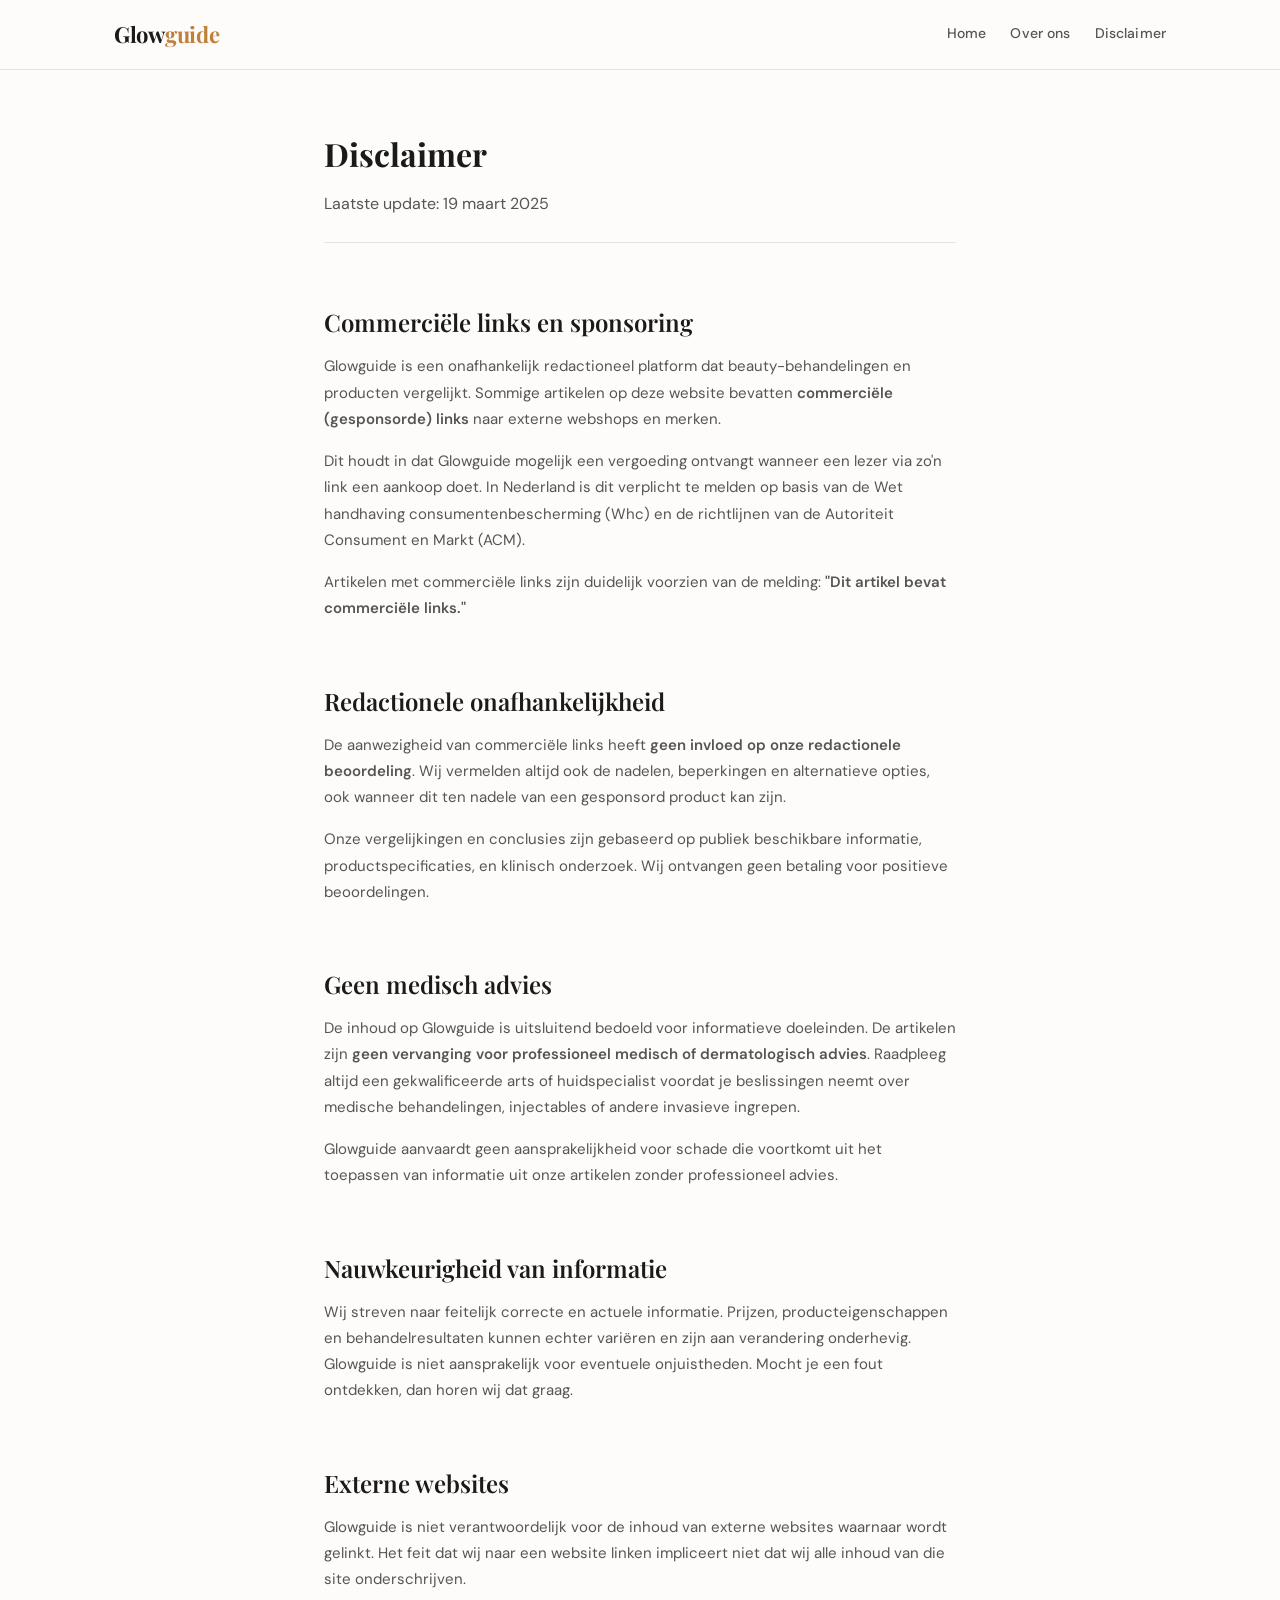
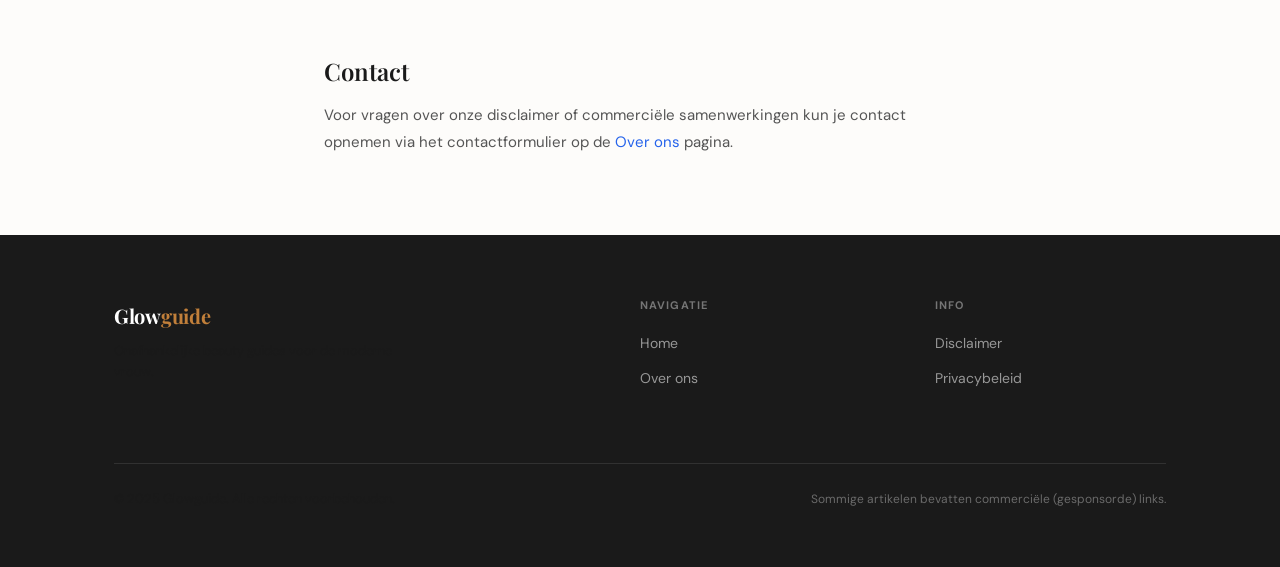
<file: disclaimer.html>
<!DOCTYPE html>
<html lang="nl">
<head>
  <meta charset="UTF-8">
  <meta name="viewport" content="width=device-width, initial-scale=1.0">
  <title>Disclaimer — Glowguide</title>
  <meta name="description" content="Lees de disclaimer van Glowguide over commerciële links, affiliate partnerships en redactionele onafhankelijkheid.">
  <meta name="robots" content="noindex, follow">
  <link rel="canonical" href="https://glowguide.nl/disclaimer.html">
  <link rel="preconnect" href="https://fonts.googleapis.com">
  <link rel="preconnect" href="https://fonts.gstatic.com" crossorigin>
  <link href="https://fonts.googleapis.com/css2?family=Playfair+Display:ital,wght@0,400;0,600;0,700;1,400&family=DM+Sans:wght@300;400;500;600&display=swap" rel="stylesheet">
  <link rel="stylesheet" href="css/style.css">
</head>
<body>

  <!-- ===== HEADER ===== -->
  <header class="site-header" role="banner">
    <div class="site-header__inner">
      <a href="index.html" class="site-logo">Glow<span>guide</span></a>
      <button class="nav-hamburger" aria-label="Menu openen" aria-expanded="false">
        <span></span><span></span><span></span>
      </button>
      <nav aria-label="Hoofdnavigatie">
        <ul class="site-nav">
          <li><a href="index.html">Home</a></li>
          <li><a href="over-ons.html">Over ons</a></li>
          <li><a href="disclaimer.html" aria-current="page">Disclaimer</a></li>
        </ul>
      </nav>
    </div>
  </header>

  <main id="main-content">
    <div class="container--narrow">
      <div class="static-page">

        <h1>Disclaimer</h1>
        <p class="page-subtitle">Laatste update: 19 maart 2025</p>

        <h2>Commerciële links en sponsoring</h2>
        <p>
          Glowguide is een onafhankelijk redactioneel platform dat beauty-behandelingen en producten vergelijkt. Sommige artikelen op deze website bevatten <strong>commerciële (gesponsorde) links</strong> naar externe webshops en merken.
        </p>
        <p>
          Dit houdt in dat Glowguide mogelijk een vergoeding ontvangt wanneer een lezer via zo'n link een aankoop doet. In Nederland is dit verplicht te melden op basis van de Wet handhaving consumentenbescherming (Whc) en de richtlijnen van de Autoriteit Consument en Markt (ACM).
        </p>
        <p>
          Artikelen met commerciële links zijn duidelijk voorzien van de melding: <strong>"Dit artikel bevat commerciële links."</strong>
        </p>

        <h2>Redactionele onafhankelijkheid</h2>
        <p>
          De aanwezigheid van commerciële links heeft <strong>geen invloed op onze redactionele beoordeling</strong>. Wij vermelden altijd ook de nadelen, beperkingen en alternatieve opties, ook wanneer dit ten nadele van een gesponsord product kan zijn.
        </p>
        <p>
          Onze vergelijkingen en conclusies zijn gebaseerd op publiek beschikbare informatie, productspecificaties, en klinisch onderzoek. Wij ontvangen geen betaling voor positieve beoordelingen.
        </p>

        <h2>Geen medisch advies</h2>
        <p>
          De inhoud op Glowguide is uitsluitend bedoeld voor informatieve doeleinden. De artikelen zijn <strong>geen vervanging voor professioneel medisch of dermatologisch advies</strong>. Raadpleeg altijd een gekwalificeerde arts of huidspecialist voordat je beslissingen neemt over medische behandelingen, injectables of andere invasieve ingrepen.
        </p>
        <p>
          Glowguide aanvaardt geen aansprakelijkheid voor schade die voortkomt uit het toepassen van informatie uit onze artikelen zonder professioneel advies.
        </p>

        <h2>Nauwkeurigheid van informatie</h2>
        <p>
          Wij streven naar feitelijk correcte en actuele informatie. Prijzen, producteigenschappen en behandelresultaten kunnen echter variëren en zijn aan verandering onderhevig. Glowguide is niet aansprakelijk voor eventuele onjuistheden. Mocht je een fout ontdekken, dan horen wij dat graag.
        </p>

        <h2>Externe websites</h2>
        <p>
          Glowguide is niet verantwoordelijk voor de inhoud van externe websites waarnaar wordt gelinkt. Het feit dat wij naar een website linken impliceert niet dat wij alle inhoud van die site onderschrijven.
        </p>

        <h2>Contact</h2>
        <p>
          Voor vragen over onze disclaimer of commerciële samenwerkingen kun je contact opnemen via het contactformulier op de <a href="over-ons.html">Over ons</a> pagina.
        </p>

      </div>
    </div>
  </main>

  <!-- ===== FOOTER ===== -->
  <footer class="site-footer" role="contentinfo">
    <div class="site-footer__inner">
      <div class="site-footer__top">
        <div class="site-footer__brand">
          <a href="index.html" class="site-logo">Glow<span style="color: var(--accent-terra);">guide</span></a>
          <p class="site-footer__tagline">Onafhankelijke beauty guides voor de moderne vrouw.</p>
        </div>
        <div class="site-footer__col">
          <h4>Navigatie</h4>
          <ul>
            <li><a href="index.html">Home</a></li>
            <li><a href="over-ons.html">Over ons</a></li>
          </ul>
        </div>
        <div class="site-footer__col">
          <h4>Info</h4>
          <ul>
            <li><a href="disclaimer.html">Disclaimer</a></li>
            <li><a href="privacy.html">Privacybeleid</a></li>
          </ul>
        </div>
      </div>
      <div class="site-footer__bottom">
        <p class="site-footer__copyright">© 2025 Glowguide. Alle rechten voorbehouden.</p>
        <p class="site-footer__disclaimer">Sommige artikelen bevatten commerciële (gesponsorde) links.</p>
      </div>
    </div>
  </footer>

  <script src="js/main.js"></script>
</body>
</html>
</file>
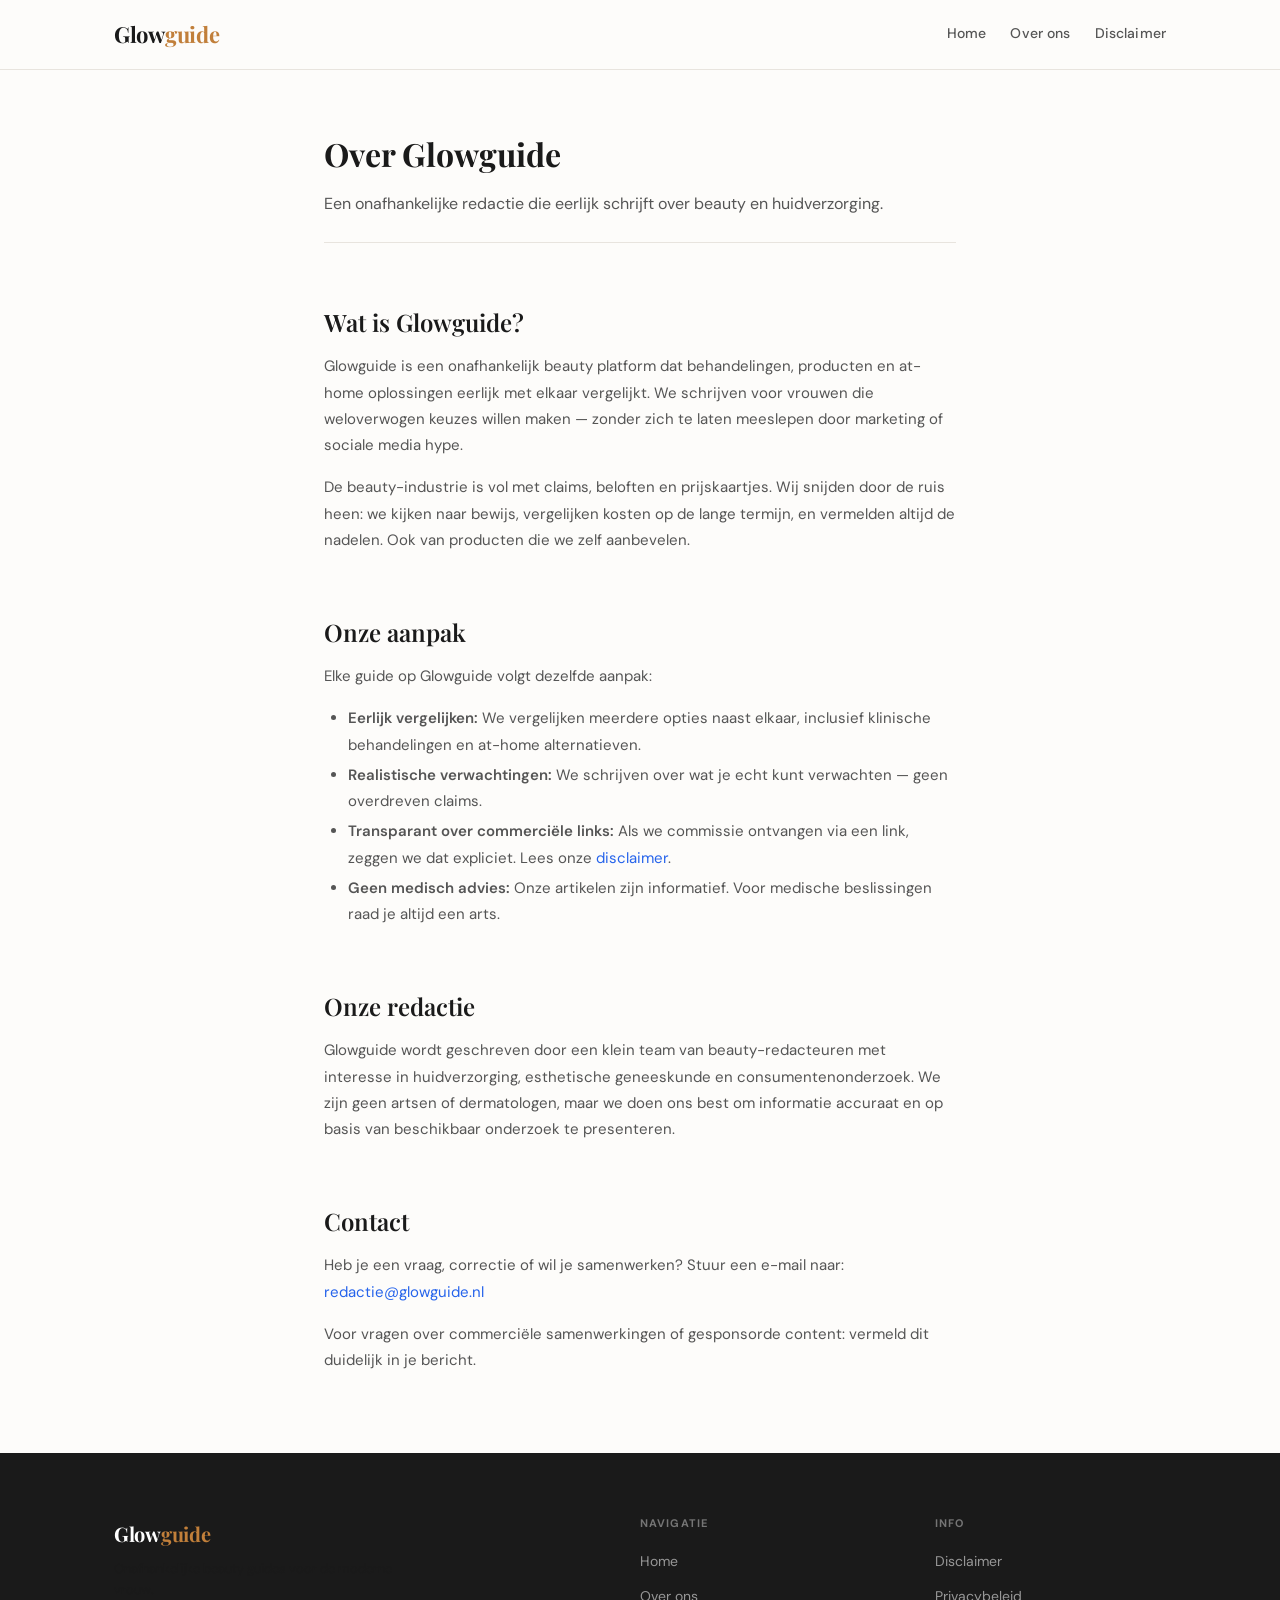
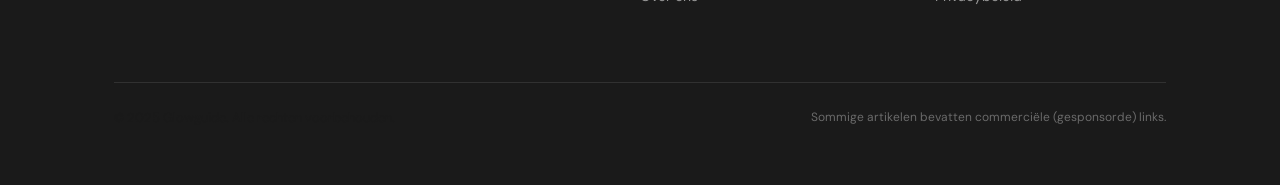
<file: over-ons.html>
<!DOCTYPE html>
<html lang="nl">
<head>
  <meta charset="UTF-8">
  <meta name="viewport" content="width=device-width, initial-scale=1.0">
  <title>Over Glowguide — Onafhankelijke beauty redactie</title>
  <meta name="description" content="Glowguide is een onafhankelijk beauty platform dat behandelingen en producten eerlijk vergelijkt. Lees meer over onze redactie en aanpak.">
  <link rel="canonical" href="https://glowguide.nl/over-ons.html">
  <link rel="preconnect" href="https://fonts.googleapis.com">
  <link rel="preconnect" href="https://fonts.gstatic.com" crossorigin>
  <link href="https://fonts.googleapis.com/css2?family=Playfair+Display:ital,wght@0,400;0,600;0,700;1,400&family=DM+Sans:wght@300;400;500;600&display=swap" rel="stylesheet">
  <link rel="stylesheet" href="css/style.css">
</head>
<body>

  <!-- ===== HEADER ===== -->
  <header class="site-header" role="banner">
    <div class="site-header__inner">
      <a href="index.html" class="site-logo">Glow<span>guide</span></a>
      <button class="nav-hamburger" aria-label="Menu openen" aria-expanded="false">
        <span></span><span></span><span></span>
      </button>
      <nav aria-label="Hoofdnavigatie">
        <ul class="site-nav">
          <li><a href="index.html">Home</a></li>
          <li><a href="over-ons.html" aria-current="page">Over ons</a></li>
          <li><a href="disclaimer.html">Disclaimer</a></li>
        </ul>
      </nav>
    </div>
  </header>

  <main id="main-content">
    <div class="container--narrow">
      <div class="static-page">

        <h1>Over Glowguide</h1>
        <p class="page-subtitle">Een onafhankelijke redactie die eerlijk schrijft over beauty en huidverzorging.</p>

        <h2>Wat is Glowguide?</h2>
        <p>
          Glowguide is een onafhankelijk beauty platform dat behandelingen, producten en at-home oplossingen eerlijk met elkaar vergelijkt. We schrijven voor vrouwen die weloverwogen keuzes willen maken — zonder zich te laten meeslepen door marketing of sociale media hype.
        </p>
        <p>
          De beauty-industrie is vol met claims, beloften en prijskaartjes. Wij snijden door de ruis heen: we kijken naar bewijs, vergelijken kosten op de lange termijn, en vermelden altijd de nadelen. Ook van producten die we zelf aanbevelen.
        </p>

        <h2>Onze aanpak</h2>
        <p>Elke guide op Glowguide volgt dezelfde aanpak:</p>
        <ul>
          <li><strong>Eerlijk vergelijken:</strong> We vergelijken meerdere opties naast elkaar, inclusief klinische behandelingen en at-home alternatieven.</li>
          <li><strong>Realistische verwachtingen:</strong> We schrijven over wat je echt kunt verwachten — geen overdreven claims.</li>
          <li><strong>Transparant over commerciële links:</strong> Als we commissie ontvangen via een link, zeggen we dat expliciet. Lees onze <a href="disclaimer.html">disclaimer</a>.</li>
          <li><strong>Geen medisch advies:</strong> Onze artikelen zijn informatief. Voor medische beslissingen raad je altijd een arts.</li>
        </ul>

        <h2>Onze redactie</h2>
        <p>
          Glowguide wordt geschreven door een klein team van beauty-redacteuren met interesse in huidverzorging, esthetische geneeskunde en consumentenonderzoek. We zijn geen artsen of dermatologen, maar we doen ons best om informatie accuraat en op basis van beschikbaar onderzoek te presenteren.
        </p>

        <h2>Contact</h2>
        <p>
          Heb je een vraag, correctie of wil je samenwerken? Stuur een e-mail naar: <a href="mailto:redactie@glowguide.nl">redactie@glowguide.nl</a>
        </p>
        <p>
          Voor vragen over commerciële samenwerkingen of gesponsorde content: vermeld dit duidelijk in je bericht.
        </p>

      </div>
    </div>
  </main>

  <!-- ===== FOOTER ===== -->
  <footer class="site-footer" role="contentinfo">
    <div class="site-footer__inner">
      <div class="site-footer__top">
        <div class="site-footer__brand">
          <a href="index.html" class="site-logo">Glow<span style="color: var(--accent-terra);">guide</span></a>
          <p class="site-footer__tagline">Onafhankelijke beauty guides voor de moderne vrouw.</p>
        </div>
        <div class="site-footer__col">
          <h4>Navigatie</h4>
          <ul>
            <li><a href="index.html">Home</a></li>
            <li><a href="over-ons.html">Over ons</a></li>
          </ul>
        </div>
        <div class="site-footer__col">
          <h4>Info</h4>
          <ul>
            <li><a href="disclaimer.html">Disclaimer</a></li>
            <li><a href="privacy.html">Privacybeleid</a></li>
          </ul>
        </div>
      </div>
      <div class="site-footer__bottom">
        <p class="site-footer__copyright">© 2025 Glowguide. Alle rechten voorbehouden.</p>
        <p class="site-footer__disclaimer">Sommige artikelen bevatten commerciële (gesponsorde) links.</p>
      </div>
    </div>
  </footer>

  <script src="js/main.js"></script>
</body>
</html>
</file>
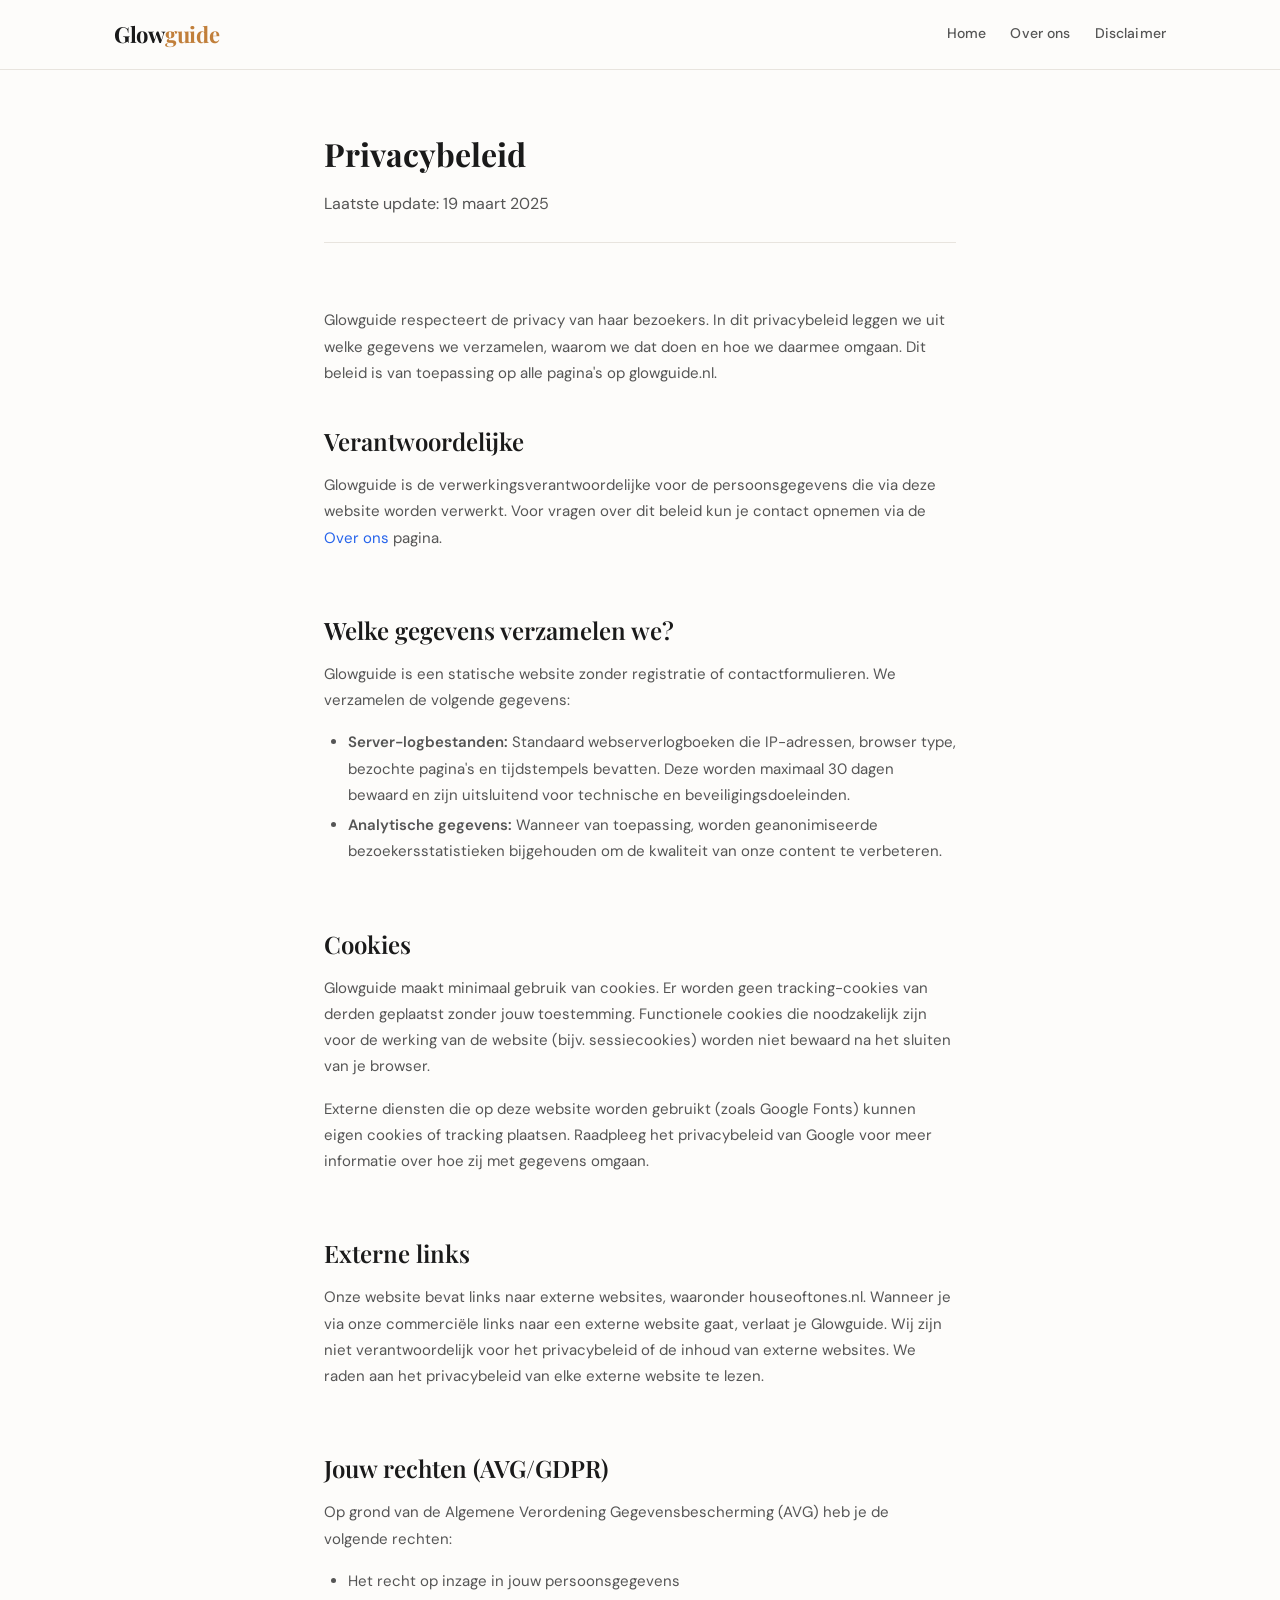
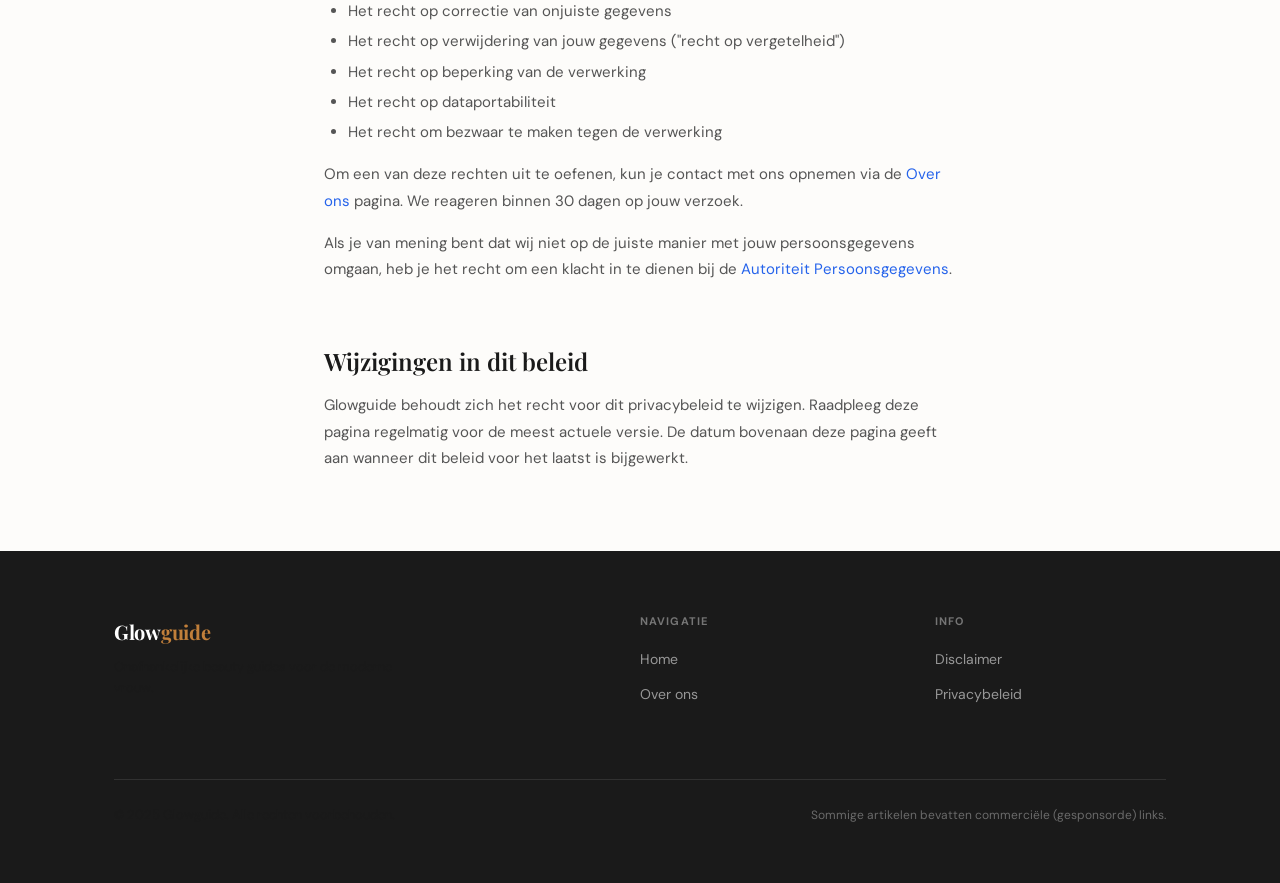
<file: privacy.html>
<!DOCTYPE html>
<html lang="nl">
<head>
  <meta charset="UTF-8">
  <meta name="viewport" content="width=device-width, initial-scale=1.0">
  <title>Privacybeleid — Glowguide</title>
  <meta name="description" content="Het privacybeleid van Glowguide. Lees hoe wij omgaan met persoonsgegevens en cookies.">
  <meta name="robots" content="noindex, follow">
  <link rel="canonical" href="https://glowguide.nl/privacy.html">
  <link rel="preconnect" href="https://fonts.googleapis.com">
  <link rel="preconnect" href="https://fonts.gstatic.com" crossorigin>
  <link href="https://fonts.googleapis.com/css2?family=Playfair+Display:ital,wght@0,400;0,600;0,700;1,400&family=DM+Sans:wght@300;400;500;600&display=swap" rel="stylesheet">
  <link rel="stylesheet" href="css/style.css">
</head>
<body>

  <!-- ===== HEADER ===== -->
  <header class="site-header" role="banner">
    <div class="site-header__inner">
      <a href="index.html" class="site-logo">Glow<span>guide</span></a>
      <button class="nav-hamburger" aria-label="Menu openen" aria-expanded="false">
        <span></span><span></span><span></span>
      </button>
      <nav aria-label="Hoofdnavigatie">
        <ul class="site-nav">
          <li><a href="index.html">Home</a></li>
          <li><a href="over-ons.html">Over ons</a></li>
          <li><a href="disclaimer.html">Disclaimer</a></li>
        </ul>
      </nav>
    </div>
  </header>

  <main id="main-content">
    <div class="container--narrow">
      <div class="static-page">

        <h1>Privacybeleid</h1>
        <p class="page-subtitle">Laatste update: 19 maart 2025</p>

        <p>
          Glowguide respecteert de privacy van haar bezoekers. In dit privacybeleid leggen we uit welke gegevens we verzamelen, waarom we dat doen en hoe we daarmee omgaan. Dit beleid is van toepassing op alle pagina's op glowguide.nl.
        </p>

        <h2>Verantwoordelijke</h2>
        <p>
          Glowguide is de verwerkingsverantwoordelijke voor de persoonsgegevens die via deze website worden verwerkt. Voor vragen over dit beleid kun je contact opnemen via de <a href="over-ons.html">Over ons</a> pagina.
        </p>

        <h2>Welke gegevens verzamelen we?</h2>
        <p>Glowguide is een statische website zonder registratie of contactformulieren. We verzamelen de volgende gegevens:</p>
        <ul>
          <li><strong>Server-logbestanden:</strong> Standaard webserverlogboeken die IP-adressen, browser type, bezochte pagina's en tijdstempels bevatten. Deze worden maximaal 30 dagen bewaard en zijn uitsluitend voor technische en beveiligingsdoeleinden.</li>
          <li><strong>Analytische gegevens:</strong> Wanneer van toepassing, worden geanonimiseerde bezoekersstatistieken bijgehouden om de kwaliteit van onze content te verbeteren.</li>
        </ul>

        <h2>Cookies</h2>
        <p>
          Glowguide maakt minimaal gebruik van cookies. Er worden geen tracking-cookies van derden geplaatst zonder jouw toestemming. Functionele cookies die noodzakelijk zijn voor de werking van de website (bijv. sessiecookies) worden niet bewaard na het sluiten van je browser.
        </p>
        <p>
          Externe diensten die op deze website worden gebruikt (zoals Google Fonts) kunnen eigen cookies of tracking plaatsen. Raadpleeg het privacybeleid van Google voor meer informatie over hoe zij met gegevens omgaan.
        </p>

        <h2>Externe links</h2>
        <p>
          Onze website bevat links naar externe websites, waaronder houseoftones.nl. Wanneer je via onze commerciële links naar een externe website gaat, verlaat je Glowguide. Wij zijn niet verantwoordelijk voor het privacybeleid of de inhoud van externe websites. We raden aan het privacybeleid van elke externe website te lezen.
        </p>

        <h2>Jouw rechten (AVG/GDPR)</h2>
        <p>Op grond van de Algemene Verordening Gegevensbescherming (AVG) heb je de volgende rechten:</p>
        <ul>
          <li>Het recht op inzage in jouw persoonsgegevens</li>
          <li>Het recht op correctie van onjuiste gegevens</li>
          <li>Het recht op verwijdering van jouw gegevens ("recht op vergetelheid")</li>
          <li>Het recht op beperking van de verwerking</li>
          <li>Het recht op dataportabiliteit</li>
          <li>Het recht om bezwaar te maken tegen de verwerking</li>
        </ul>
        <p>
          Om een van deze rechten uit te oefenen, kun je contact met ons opnemen via de <a href="over-ons.html">Over ons</a> pagina. We reageren binnen 30 dagen op jouw verzoek.
        </p>
        <p>
          Als je van mening bent dat wij niet op de juiste manier met jouw persoonsgegevens omgaan, heb je het recht om een klacht in te dienen bij de <a href="https://autoriteitpersoonsgegevens.nl" target="_blank" rel="noopener noreferrer">Autoriteit Persoonsgegevens</a>.
        </p>

        <h2>Wijzigingen in dit beleid</h2>
        <p>
          Glowguide behoudt zich het recht voor dit privacybeleid te wijzigen. Raadpleeg deze pagina regelmatig voor de meest actuele versie. De datum bovenaan deze pagina geeft aan wanneer dit beleid voor het laatst is bijgewerkt.
        </p>

      </div>
    </div>
  </main>

  <!-- ===== FOOTER ===== -->
  <footer class="site-footer" role="contentinfo">
    <div class="site-footer__inner">
      <div class="site-footer__top">
        <div class="site-footer__brand">
          <a href="index.html" class="site-logo">Glow<span style="color: var(--accent-terra);">guide</span></a>
          <p class="site-footer__tagline">Onafhankelijke beauty guides voor de moderne vrouw.</p>
        </div>
        <div class="site-footer__col">
          <h4>Navigatie</h4>
          <ul>
            <li><a href="index.html">Home</a></li>
            <li><a href="over-ons.html">Over ons</a></li>
          </ul>
        </div>
        <div class="site-footer__col">
          <h4>Info</h4>
          <ul>
            <li><a href="disclaimer.html">Disclaimer</a></li>
            <li><a href="privacy.html">Privacybeleid</a></li>
          </ul>
        </div>
      </div>
      <div class="site-footer__bottom">
        <p class="site-footer__copyright">© 2025 Glowguide. Alle rechten voorbehouden.</p>
        <p class="site-footer__disclaimer">Sommige artikelen bevatten commerciële (gesponsorde) links.</p>
      </div>
    </div>
  </footer>

  <script src="js/main.js"></script>
</body>
</html>
</file>
<file: css/style.css>
/* =============================================
   GLOWGUIDE — Global Stylesheet
   Design: Editorial beauty magazine
   ============================================= */

/* --- Google Fonts Import --- */
@import url('https://fonts.googleapis.com/css2?family=Playfair+Display:ital,wght@0,400;0,600;0,700;1,400&family=DM+Sans:wght@300;400;500;600&display=swap');

/* --- CSS Custom Properties --- */
:root {
  /* Colors */
  --bg-primary: #FDFCFA;
  --bg-secondary: #F5F2EE;
  --bg-table: #F7F5F2;
  --bg-cta: #E1F5EE;
  --bg-dark: #1A1A1A;

  --text-primary: #1A1A1A;
  --text-secondary: #555555;
  --text-meta: #888888;
  --text-link: #2563EB;

  --accent-terra: #C17F3A;
  --accent-amber-bg: #FEF3E2;
  --accent-teal: #0D6E5A;
  --accent-teal-dark: #085545;

  --border-light: #E8E4DE;
  --border-medium: #D4CFC8;

  /* Typography */
  --font-serif: 'Playfair Display', Georgia, serif;
  --font-sans: 'DM Sans', -apple-system, BlinkMacSystemFont, 'Segoe UI', sans-serif;

  /* Spacing */
  --container-max: 680px;
  --container-wide: 1100px;
  --spacing-xs: 4px;
  --spacing-sm: 8px;
  --spacing-md: 16px;
  --spacing-lg: 24px;
  --spacing-xl: 40px;
  --spacing-xxl: 64px;

  /* Border radius */
  --radius-sm: 4px;
  --radius-md: 8px;
  --radius-lg: 12px;
}

/* --- Reset & Base --- */
*, *::before, *::after {
  box-sizing: border-box;
  margin: 0;
  padding: 0;
}

html {
  scroll-behavior: smooth;
  font-size: 16px;
}

body {
  font-family: var(--font-sans);
  background-color: var(--bg-primary);
  color: var(--text-primary);
  line-height: 1.7;
  -webkit-font-smoothing: antialiased;
  -moz-osx-font-smoothing: grayscale;
}

img {
  max-width: 100%;
  height: auto;
  display: block;
}

a {
  color: var(--text-link);
  text-decoration: none;
  transition: color 0.2s ease;
}

a:hover {
  color: var(--accent-teal);
}

/* --- Typography --- */
h1, h2, h3, h4 {
  font-family: var(--font-serif);
  line-height: 1.25;
  color: var(--text-primary);
}

h1 { font-size: clamp(26px, 5vw, 32px); font-weight: 700; }
h2 { font-size: clamp(20px, 4vw, 24px); font-weight: 600; }
h3 { font-size: 18px; font-weight: 600; }
h4 { font-size: 16px; font-weight: 600; }

p {
  margin-bottom: var(--spacing-md);
  font-size: 16px;
  color: var(--text-primary);
  line-height: 1.75;
}

ul, ol {
  padding-left: var(--spacing-lg);
  margin-bottom: var(--spacing-md);
}

li {
  font-size: 16px;
  line-height: 1.7;
  margin-bottom: var(--spacing-xs);
}

strong {
  font-weight: 600;
}

/* =============================================
   LAYOUT UTILITIES
   ============================================= */

.container {
  max-width: var(--container-wide);
  margin: 0 auto;
  padding: 0 var(--spacing-lg);
}

.container--narrow {
  max-width: var(--container-max);
  margin: 0 auto;
  padding: 0 var(--spacing-lg);
}

/* =============================================
   HEADER
   ============================================= */

.site-header {
  background: var(--bg-primary);
  border-bottom: 1px solid var(--border-light);
  position: sticky;
  top: 0;
  z-index: 100;
  padding: var(--spacing-md) 0;
}

.site-header__inner {
  display: flex;
  align-items: center;
  justify-content: space-between;
  max-width: var(--container-wide);
  margin: 0 auto;
  padding: 0 var(--spacing-lg);
}

.site-logo {
  font-family: var(--font-serif);
  font-size: 22px;
  font-weight: 700;
  color: var(--text-primary);
  letter-spacing: -0.3px;
  text-decoration: none;
}

.site-logo:hover {
  color: var(--accent-terra);
}

.site-logo span {
  color: var(--accent-terra);
}

.site-nav {
  display: flex;
  align-items: center;
  gap: var(--spacing-lg);
  list-style: none;
  padding: 0;
  margin: 0;
}

.site-nav a {
  font-size: 14px;
  font-weight: 500;
  color: var(--text-secondary);
  text-decoration: none;
  letter-spacing: 0.01em;
  transition: color 0.2s;
}

.site-nav a:hover {
  color: var(--text-primary);
}

.nav-hamburger {
  display: none;
  background: none;
  border: none;
  cursor: pointer;
  padding: var(--spacing-xs);
  flex-direction: column;
  gap: 5px;
}

.nav-hamburger span {
  display: block;
  width: 22px;
  height: 2px;
  background: var(--text-primary);
  border-radius: 2px;
  transition: all 0.3s ease;
}

/* =============================================
   HOMEPAGE — HERO
   ============================================= */

.hero {
  background: var(--bg-secondary);
  padding: var(--spacing-xxl) 0;
  border-bottom: 1px solid var(--border-light);
}

.hero__inner {
  max-width: var(--container-wide);
  margin: 0 auto;
  padding: 0 var(--spacing-lg);
  text-align: center;
}

.hero__tagline {
  display: inline-block;
  font-size: 11px;
  font-weight: 600;
  letter-spacing: 0.12em;
  text-transform: uppercase;
  color: var(--accent-terra);
  margin-bottom: var(--spacing-md);
}

.hero h1 {
  font-size: clamp(28px, 5vw, 40px);
  max-width: 600px;
  margin: 0 auto var(--spacing-md);
  line-height: 1.2;
}

.hero p {
  font-size: 17px;
  color: var(--text-secondary);
  max-width: 480px;
  margin: 0 auto;
}

/* =============================================
   HOMEPAGE — ARTICLE GRID
   ============================================= */

.articles-section {
  padding: var(--spacing-xxl) 0;
}

.articles-section__header {
  max-width: var(--container-wide);
  margin: 0 auto var(--spacing-xl);
  padding: 0 var(--spacing-lg);
  display: flex;
  align-items: baseline;
  justify-content: space-between;
}

.articles-section__header h2 {
  font-size: 20px;
}

.articles-section__header a {
  font-size: 13px;
  color: var(--text-meta);
  text-decoration: none;
}

.articles-grid {
  max-width: var(--container-wide);
  margin: 0 auto;
  padding: 0 var(--spacing-lg);
  display: grid;
  grid-template-columns: repeat(auto-fill, minmax(300px, 1fr));
  gap: var(--spacing-xl);
}

.article-card {
  background: white;
  border-radius: var(--radius-lg);
  overflow: hidden;
  border: 1px solid var(--border-light);
  transition: box-shadow 0.25s ease, transform 0.25s ease;
}

.article-card:hover {
  box-shadow: 0 8px 32px rgba(0,0,0,0.08);
  transform: translateY(-2px);
}

.article-card__image {
  width: 100%;
  height: 200px;
  object-fit: cover;
  object-position: center top;
  display: block;
  /* Laadindicator terwijl afbeelding wordt geladen */
  background: linear-gradient(135deg, #F0EDE8 0%, #E8E2D9 100%);
  transition: opacity 0.3s ease;
}

.article-card__image[loading="lazy"] {
  /* Voorkomt layout shift voor lazy-loaded afbeeldingen */
  content-visibility: auto;
}

.article-card__content {
  padding: var(--spacing-lg);
}

.article-card__category {
  display: inline-block;
  font-size: 10px;
  font-weight: 700;
  letter-spacing: 0.1em;
  text-transform: uppercase;
  color: var(--accent-terra);
  background: var(--accent-amber-bg);
  padding: 3px 8px;
  border-radius: var(--radius-sm);
  margin-bottom: var(--spacing-sm);
  text-decoration: none;
}

.article-card__title {
  font-family: var(--font-serif);
  font-size: 18px;
  font-weight: 600;
  line-height: 1.3;
  margin-bottom: var(--spacing-sm);
  color: var(--text-primary);
}

.article-card__title a {
  color: inherit;
  text-decoration: none;
}

.article-card__title a:hover {
  color: var(--accent-terra);
}

.article-card__teaser {
  font-size: 14px;
  color: var(--text-secondary);
  line-height: 1.6;
  margin-bottom: var(--spacing-md);
}

.article-card__meta {
  display: flex;
  align-items: center;
  gap: var(--spacing-sm);
  font-size: 12px;
  color: var(--text-meta);
}

.article-card__meta span::before {
  content: '·';
  margin-right: var(--spacing-sm);
}

.article-card__meta span:first-child::before {
  content: none;
}

/* =============================================
   HOMEPAGE — ABOUT BLURB
   ============================================= */

.about-blurb {
  background: var(--bg-secondary);
  border-top: 1px solid var(--border-light);
  border-bottom: 1px solid var(--border-light);
  padding: var(--spacing-xxl) 0;
}

.about-blurb__inner {
  max-width: 620px;
  margin: 0 auto;
  padding: 0 var(--spacing-lg);
  text-align: center;
}

.about-blurb__icon {
  font-size: 28px;
  margin-bottom: var(--spacing-md);
}

.about-blurb h2 {
  font-size: 22px;
  margin-bottom: var(--spacing-md);
}

.about-blurb p {
  font-size: 15px;
  color: var(--text-secondary);
  line-height: 1.7;
}

/* =============================================
   ARTICLE PAGE — LAYOUT
   ============================================= */

.article-header {
  padding: var(--spacing-xl) 0 0;
}

.article-category {
  display: inline-block;
  font-size: 10px;
  font-weight: 700;
  letter-spacing: 0.12em;
  text-transform: uppercase;
  color: var(--accent-terra);
  background: var(--accent-amber-bg);
  padding: 4px 10px;
  border-radius: var(--radius-sm);
  margin-bottom: var(--spacing-md);
  text-decoration: none;
}

.article-title {
  font-size: clamp(26px, 5vw, 32px);
  font-weight: 700;
  line-height: 1.2;
  margin-bottom: var(--spacing-md);
  letter-spacing: -0.3px;
}

.article-subtitle {
  font-size: 18px;
  color: var(--text-secondary);
  font-weight: 400;
  line-height: 1.5;
  margin-bottom: var(--spacing-lg);
  font-style: italic;
  font-family: var(--font-serif);
}

.article-meta {
  display: flex;
  align-items: center;
  gap: var(--spacing-md);
  padding: var(--spacing-lg) 0;
  border-top: 1px solid var(--border-light);
  border-bottom: 1px solid var(--border-light);
  margin-bottom: var(--spacing-xl);
  flex-wrap: wrap;
}

.article-meta__author {
  display: flex;
  align-items: center;
  gap: var(--spacing-sm);
}

.article-meta__avatar {
  width: 36px;
  height: 36px;
  border-radius: 50%;
  background: linear-gradient(135deg, #E8C9A0 0%, #D4A574 100%);
  display: flex;
  align-items: center;
  justify-content: center;
  font-size: 14px;
  font-weight: 700;
  color: white;
  font-family: var(--font-serif);
  flex-shrink: 0;
}

.article-meta__author-name {
  font-size: 14px;
  font-weight: 500;
  color: var(--text-primary);
}

.article-meta__author-title {
  font-size: 12px;
  color: var(--text-meta);
}

.article-meta__details {
  display: flex;
  align-items: center;
  gap: var(--spacing-sm);
  font-size: 13px;
  color: var(--text-meta);
  margin-left: auto;
  flex-wrap: wrap;
}

.article-meta__details span::before {
  content: '·';
  margin-right: var(--spacing-sm);
}

.article-meta__details span:first-child::before {
  content: none;
}

/* =============================================
   ARTICLE PAGE — HERO IMAGE
   ============================================= */

.article-hero-image {
  width: 100%;
  aspect-ratio: 16/9;
  object-fit: cover;
  object-position: center top;
  display: block;
  border-radius: var(--radius-md);
  margin-bottom: var(--spacing-xl);
  /* Laadindicator terwijl afbeelding wordt geladen */
  background: linear-gradient(135deg, #F0EDE8 0%, #E2DBD1 50%, #D4CBBD 100%);
}

/* =============================================
   ARTICLE PAGE — TABLE OF CONTENTS
   ============================================= */

.toc {
  background: var(--bg-secondary);
  border: 1px solid var(--border-light);
  border-radius: var(--radius-md);
  padding: var(--spacing-lg);
  margin-bottom: var(--spacing-xl);
}

.toc__title {
  font-size: 11px;
  font-weight: 700;
  letter-spacing: 0.1em;
  text-transform: uppercase;
  color: var(--text-meta);
  margin-bottom: var(--spacing-md);
  font-family: var(--font-sans);
}

.toc__list {
  list-style: none;
  padding: 0;
  margin: 0;
  counter-reset: toc-counter;
}

.toc__list li {
  counter-increment: toc-counter;
  margin-bottom: var(--spacing-xs);
}

.toc__list li a {
  display: flex;
  align-items: baseline;
  gap: var(--spacing-sm);
  font-size: 14px;
  color: var(--text-secondary);
  text-decoration: none;
  padding: 3px 0;
  transition: color 0.2s;
}

.toc__list li a::before {
  content: counter(toc-counter);
  font-size: 11px;
  font-weight: 600;
  color: var(--accent-terra);
  min-width: 16px;
  font-family: var(--font-sans);
}

.toc__list li a:hover {
  color: var(--text-primary);
}

/* =============================================
   ARTICLE PAGE — COMPARISON TABLE
   ============================================= */

.comparison-section {
  margin: var(--spacing-xxl) 0;
}

.comparison-section h2 {
  margin-bottom: var(--spacing-lg);
}

.table-wrapper {
  overflow-x: auto;
  border-radius: var(--radius-md);
  border: 1px solid var(--border-light);
  margin-bottom: var(--spacing-sm);
  -webkit-overflow-scrolling: touch;
}

.comparison-table {
  width: 100%;
  border-collapse: collapse;
  background: var(--bg-table);
  font-size: 14px;
  min-width: 600px;
}

.comparison-table thead {
  background: var(--bg-secondary);
}

.comparison-table th {
  padding: 10px 12px;
  text-align: left;
  font-size: 11px;
  font-weight: 700;
  letter-spacing: 0.08em;
  text-transform: uppercase;
  color: var(--text-meta);
  border-bottom: 2px solid var(--border-light);
  white-space: nowrap;
}

.comparison-table td {
  padding: 11px 12px;
  border-bottom: 1px solid var(--border-light);
  vertical-align: middle;
  color: var(--text-secondary);
  line-height: 1.4;
}

.comparison-table tbody tr:last-child td {
  border-bottom: none;
}

.comparison-table tbody tr:hover {
  background: rgba(255,255,255,0.6);
}

.comparison-table .method-name {
  font-weight: 600;
  color: var(--text-primary);
  white-space: nowrap;
}

.comparison-table .highlight-row {
  background: #EDF9F4;
}

.comparison-table .highlight-row td {
  color: var(--accent-teal-dark);
}

.comparison-table .highlight-row .method-name {
  color: var(--accent-teal);
  font-weight: 700;
}

.badge {
  display: inline-block;
  font-size: 10px;
  font-weight: 700;
  padding: 2px 6px;
  border-radius: 3px;
  vertical-align: middle;
}

.badge--green {
  background: #D1FAE5;
  color: #065F46;
}

.badge--orange {
  background: #FEF3C7;
  color: #92400E;
}

.badge--red {
  background: #FEE2E2;
  color: #991B1B;
}

.table-note {
  font-size: 12px;
  color: var(--text-meta);
  font-style: italic;
}

/* =============================================
   ARTICLE PAGE — CONTENT SECTIONS
   ============================================= */

.article-body {
  margin-bottom: var(--spacing-xxl);
}

.article-body h2 {
  margin-top: var(--spacing-xxl);
  margin-bottom: var(--spacing-md);
  padding-top: var(--spacing-lg);
  border-top: 1px solid var(--border-light);
}

.article-body h2:first-of-type {
  border-top: none;
  padding-top: 0;
  margin-top: var(--spacing-xl);
}

.article-body h3 {
  margin-top: var(--spacing-xl);
  margin-bottom: var(--spacing-sm);
}

/* Pros/Cons lists */
.pros-cons {
  display: grid;
  grid-template-columns: 1fr 1fr;
  gap: var(--spacing-md);
  margin: var(--spacing-lg) 0;
}

@media (max-width: 500px) {
  .pros-cons {
    grid-template-columns: 1fr;
  }
}

.pros-cons__block {
  background: var(--bg-secondary);
  border-radius: var(--radius-md);
  padding: var(--spacing-md);
}

.pros-cons__title {
  font-size: 12px;
  font-weight: 700;
  letter-spacing: 0.08em;
  text-transform: uppercase;
  margin-bottom: var(--spacing-sm);
}

.pros-cons__title--pro {
  color: #065F46;
}

.pros-cons__title--con {
  color: #991B1B;
}

.pros-cons__list {
  list-style: none;
  padding: 0;
  margin: 0;
}

.pros-cons__list li {
  font-size: 13px;
  line-height: 1.5;
  margin-bottom: 5px;
  padding-left: 20px;
  position: relative;
  color: var(--text-secondary);
}

.pros-cons__list--pro li::before {
  content: '✓';
  position: absolute;
  left: 0;
  color: #059669;
  font-weight: 700;
  font-size: 12px;
}

.pros-cons__list--con li::before {
  content: '×';
  position: absolute;
  left: 0;
  color: #DC2626;
  font-weight: 700;
  font-size: 14px;
  line-height: 1.3;
}

/* Feature list for microcurrent section */
.feature-list {
  list-style: none;
  padding: 0;
  margin: var(--spacing-md) 0;
}

.feature-list li {
  display: flex;
  align-items: flex-start;
  gap: var(--spacing-sm);
  font-size: 15px;
  line-height: 1.6;
  padding: 8px 0;
  border-bottom: 1px solid var(--border-light);
  color: var(--text-primary);
}

.feature-list li:last-child {
  border-bottom: none;
}

.feature-list li::before {
  content: '→';
  color: var(--accent-teal);
  font-weight: 700;
  flex-shrink: 0;
  margin-top: 2px;
}

/* =============================================
   ARTICLE PAGE — RECOMMENDATION BLOCK (CTA)
   ============================================= */

.recommendation-block {
  background: var(--bg-cta);
  border: 1px solid #A7E3CF;
  border-radius: var(--radius-lg);
  padding: var(--spacing-xl);
  margin: var(--spacing-xxl) 0;
}

.recommendation-block__label {
  font-size: 10px;
  font-weight: 700;
  letter-spacing: 0.12em;
  text-transform: uppercase;
  color: var(--accent-teal);
  margin-bottom: var(--spacing-sm);
  font-family: var(--font-sans);
}

.recommendation-block h2 {
  font-size: clamp(20px, 4vw, 24px);
  color: var(--accent-teal-dark);
  margin-bottom: var(--spacing-md);
  border: none;
  padding: 0;
  margin-top: 0;
}

.recommendation-block p {
  color: #1D4B3E;
  font-size: 15px;
  line-height: 1.7;
}

.product-highlights {
  list-style: none;
  padding: 0;
  margin: var(--spacing-md) 0 var(--spacing-lg);
}

.product-highlights li {
  font-size: 14px;
  color: #1D4B3E;
  padding: 6px 0;
  display: flex;
  align-items: flex-start;
  gap: var(--spacing-sm);
}

.product-highlights li::before {
  content: '✓';
  color: var(--accent-teal);
  font-weight: 700;
  flex-shrink: 0;
  margin-top: 1px;
}

.cta-button {
  display: inline-flex;
  align-items: center;
  gap: var(--spacing-sm);
  background: var(--accent-teal);
  color: white;
  font-family: var(--font-sans);
  font-size: 15px;
  font-weight: 600;
  padding: 14px 24px;
  border-radius: var(--radius-md);
  text-decoration: none;
  transition: background 0.2s ease, transform 0.15s ease;
  letter-spacing: 0.01em;
}

.cta-button:hover {
  background: var(--accent-teal-dark);
  color: white;
  transform: translateY(-1px);
}

.cta-button:active {
  transform: translateY(0);
}

.cta-button__arrow {
  font-size: 18px;
  transition: transform 0.2s;
}

.cta-button:hover .cta-button__arrow {
  transform: translateX(3px);
}

.cta-note {
  font-size: 12px;
  color: var(--accent-teal);
  margin-top: var(--spacing-sm);
  display: block;
}

/* =============================================
   ARTICLE PAGE — INFO BOX
   ============================================= */

.info-box {
  background: var(--bg-secondary);
  border-left: 3px solid var(--accent-terra);
  border-radius: 0 var(--radius-md) var(--radius-md) 0;
  padding: var(--spacing-md) var(--spacing-lg);
  margin: var(--spacing-lg) 0;
}

.info-box p {
  font-size: 14px;
  color: var(--text-secondary);
  margin: 0;
  line-height: 1.6;
}

.info-box strong {
  color: var(--text-primary);
}

/* =============================================
   ARTICLE PAGE — COMMERCIAL DISCLAIMER
   ============================================= */

.commercial-disclaimer {
  background: var(--bg-secondary);
  border: 1px solid var(--border-light);
  border-radius: var(--radius-md);
  padding: var(--spacing-md) var(--spacing-lg);
  margin: var(--spacing-xxl) 0 var(--spacing-xl);
}

.commercial-disclaimer p {
  font-size: 12px;
  color: var(--text-meta);
  margin: 0;
  line-height: 1.6;
}

.commercial-disclaimer strong {
  color: var(--text-secondary);
}

/* =============================================
   FOOTER
   ============================================= */

.site-footer {
  background: var(--bg-dark);
  color: rgba(255,255,255,0.6);
  padding: var(--spacing-xxl) 0 var(--spacing-xl);
}

.site-footer__inner {
  max-width: var(--container-wide);
  margin: 0 auto;
  padding: 0 var(--spacing-lg);
}

.site-footer__top {
  display: grid;
  grid-template-columns: 2fr 1fr 1fr;
  gap: var(--spacing-xxl);
  margin-bottom: var(--spacing-xxl);
}

.site-footer__brand .site-logo {
  color: white;
  font-size: 20px;
  display: block;
  margin-bottom: var(--spacing-sm);
}

.site-footer__tagline {
  font-size: 13px;
  line-height: 1.6;
  max-width: 280px;
}

.site-footer__col h4 {
  font-family: var(--font-sans);
  font-size: 11px;
  font-weight: 700;
  letter-spacing: 0.1em;
  text-transform: uppercase;
  color: rgba(255,255,255,0.4);
  margin-bottom: var(--spacing-md);
}

.site-footer__col ul {
  list-style: none;
  padding: 0;
  margin: 0;
}

.site-footer__col ul li {
  margin-bottom: var(--spacing-sm);
}

.site-footer__col ul li a {
  font-size: 14px;
  color: rgba(255,255,255,0.55);
  text-decoration: none;
  transition: color 0.2s;
}

.site-footer__col ul li a:hover {
  color: white;
}

.site-footer__bottom {
  display: flex;
  justify-content: space-between;
  align-items: center;
  padding-top: var(--spacing-lg);
  border-top: 1px solid rgba(255,255,255,0.1);
  flex-wrap: wrap;
  gap: var(--spacing-sm);
}

.site-footer__copyright {
  font-size: 13px;
}

.site-footer__disclaimer {
  font-size: 12px;
  color: rgba(255,255,255,0.35);
  max-width: 400px;
  text-align: right;
}

/* =============================================
   STATIC PAGES (disclaimer, privacy, over-ons)
   ============================================= */

.static-page {
  padding: var(--spacing-xxl) 0;
}

.static-page h1 {
  margin-bottom: var(--spacing-md);
}

.static-page .page-subtitle {
  font-size: 16px;
  color: var(--text-secondary);
  margin-bottom: var(--spacing-xxl);
  padding-bottom: var(--spacing-lg);
  border-bottom: 1px solid var(--border-light);
}

.static-page h2 {
  margin-top: var(--spacing-xxl);
  margin-bottom: var(--spacing-md);
}

.static-page h2:first-of-type {
  margin-top: var(--spacing-xl);
}

.static-page p, .static-page li {
  font-size: 15px;
  color: var(--text-secondary);
  line-height: 1.75;
}

.static-page ul, .static-page ol {
  margin-bottom: var(--spacing-md);
}

/* =============================================
   BREADCRUMB
   ============================================= */

.breadcrumb {
  padding: var(--spacing-md) 0 0;
  margin-bottom: var(--spacing-lg);
}

.breadcrumb__list {
  list-style: none;
  padding: 0;
  margin: 0;
  display: flex;
  align-items: center;
  gap: var(--spacing-xs);
  flex-wrap: wrap;
}

.breadcrumb__list li {
  display: flex;
  align-items: center;
  gap: var(--spacing-xs);
  font-size: 12px;
  color: var(--text-meta);
  margin: 0;
}

.breadcrumb__list li a {
  color: var(--text-meta);
  text-decoration: none;
  transition: color 0.2s;
}

.breadcrumb__list li a:hover {
  color: var(--text-primary);
}

.breadcrumb__list li:not(:last-child)::after {
  content: '/';
  opacity: 0.4;
}

/* =============================================
   RESPONSIVE
   ============================================= */

@media (max-width: 768px) {
  :root {
    --spacing-xxl: 48px;
    --spacing-xl: 32px;
  }

  .site-nav {
    display: none;
    position: absolute;
    top: 100%;
    left: 0;
    right: 0;
    background: var(--bg-primary);
    border-bottom: 1px solid var(--border-light);
    flex-direction: column;
    align-items: flex-start;
    gap: 0;
    padding: var(--spacing-md) var(--spacing-lg);
    box-shadow: 0 4px 16px rgba(0,0,0,0.06);
  }

  .site-nav.is-open {
    display: flex;
  }

  .site-nav a {
    padding: var(--spacing-sm) 0;
    font-size: 16px;
    width: 100%;
    border-bottom: 1px solid var(--border-light);
  }

  .site-nav li:last-child a {
    border-bottom: none;
  }

  .nav-hamburger {
    display: flex;
  }

  .articles-grid {
    grid-template-columns: 1fr;
  }

  .site-footer__top {
    grid-template-columns: 1fr;
    gap: var(--spacing-xl);
  }

  .site-footer__disclaimer {
    text-align: left;
  }

  .article-meta {
    flex-direction: column;
    align-items: flex-start;
    gap: var(--spacing-sm);
  }

  .article-meta__details {
    margin-left: 0;
  }

  .recommendation-block {
    padding: var(--spacing-lg);
  }

  .pros-cons {
    grid-template-columns: 1fr;
  }
}

@media (max-width: 480px) {
  .container, .container--narrow {
    padding: 0 var(--spacing-md);
  }

  .articles-section__header {
    padding: 0 var(--spacing-md);
  }

  .articles-grid {
    padding: 0 var(--spacing-md);
  }

  .hero {
    padding: var(--spacing-xl) 0;
  }
}

/* =============================================
   PRINT STYLES
   ============================================= */

@media print {
  .site-header,
  .site-footer,
  .toc,
  .recommendation-block .cta-button {
    display: none;
  }

  body {
    font-size: 12pt;
    line-height: 1.5;
  }

  h1 { font-size: 22pt; }
  h2 { font-size: 16pt; }
}
</file>
